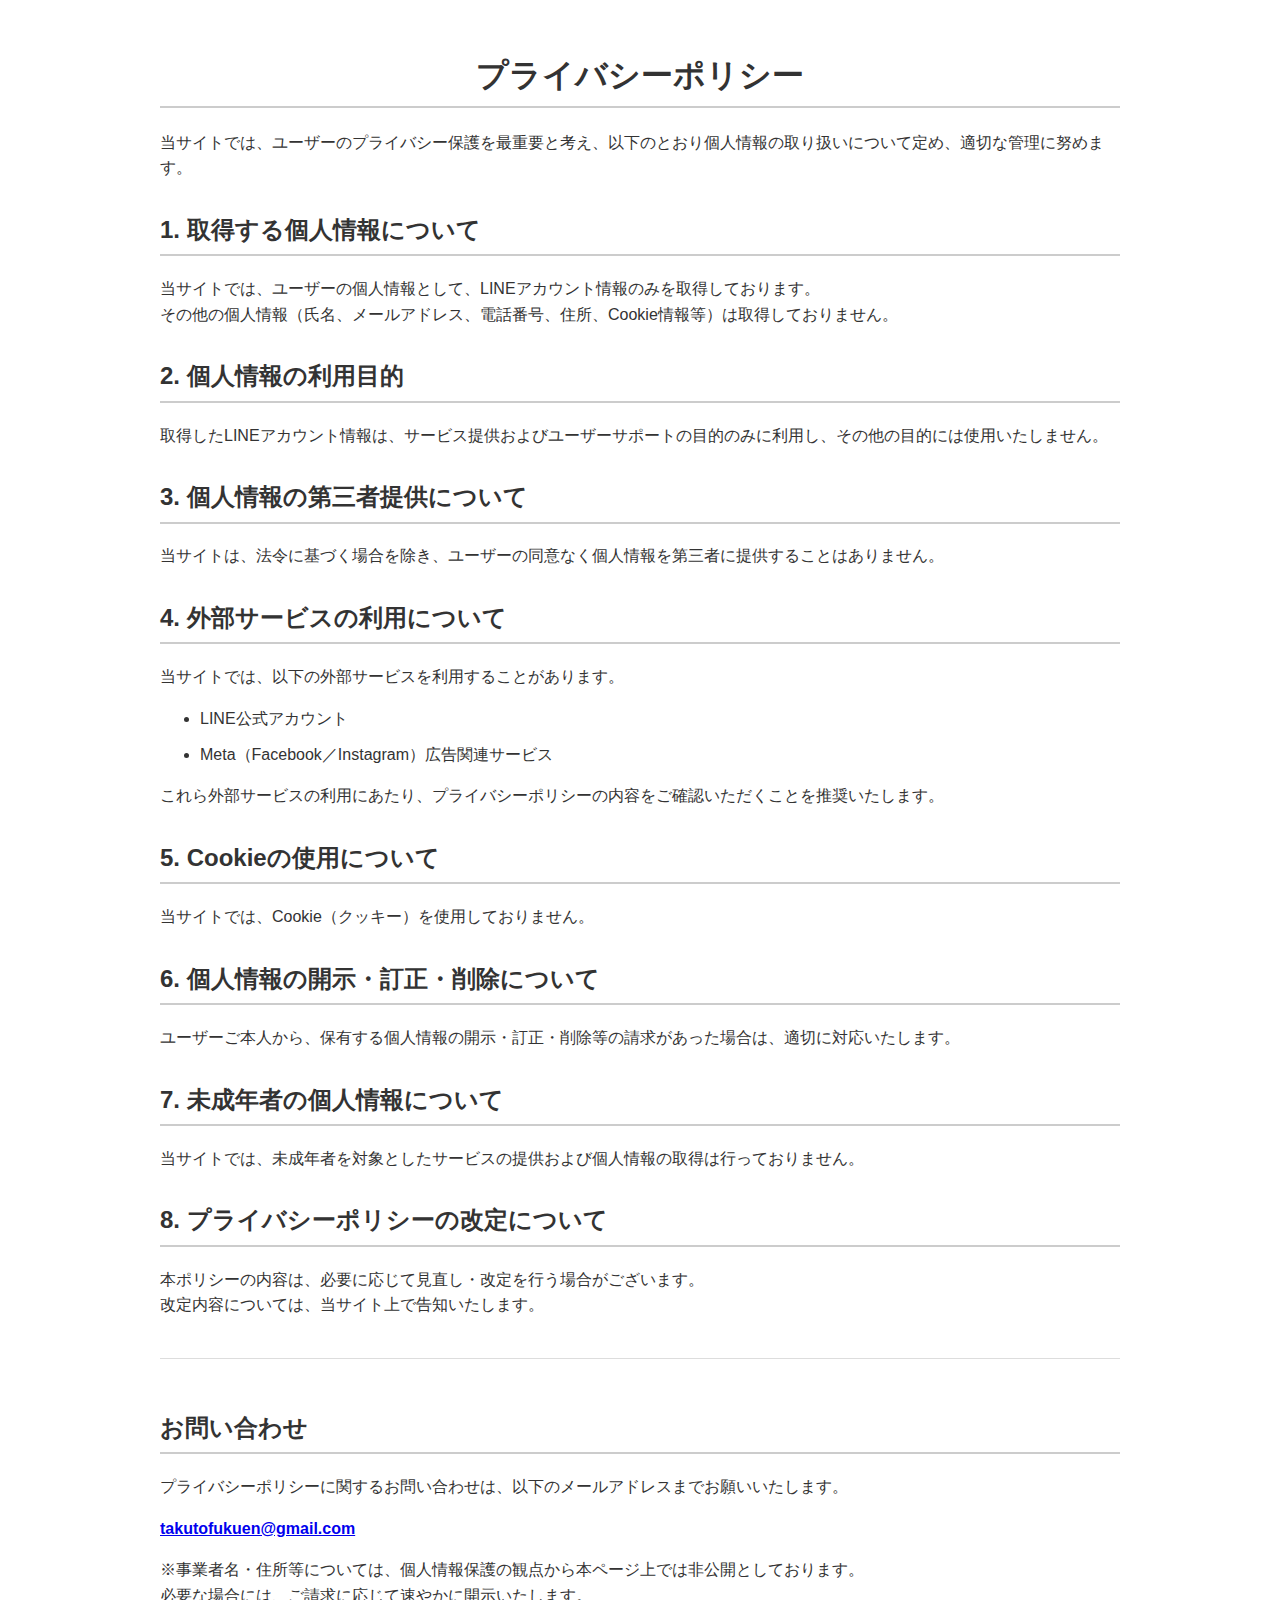
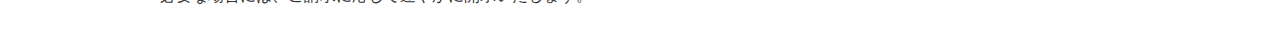
<file: privacy.html>
<!DOCTYPE html>
<html lang="ja">
<head>
    <meta charset="UTF-8">
    <meta name="viewport" content="width=device-width, initial-scale=1.0">
    <title>プライバシーポリシー | 復縁の法則</title>
    <style>
        body {
            font-family: -apple-system, BlinkMacSystemFont, "Segoe UI", Roboto, "Helvetica Neue", Arial, "Noto Sans", sans-serif;
            line-height: 1.6;
            color: #333;
            max-width: 960px;
            margin: 0 auto;
            padding: 20px;
        }
        h1, h2 {
            border-bottom: 2px solid #ccc;
            padding-bottom: 5px;
            margin-top: 30px;
        }
        h1 {
            text-align: center;
            font-size: 2em;
        }
        ol {
            padding-left: 20px;
        }
        li {
            margin-bottom: 10px;
        }
        .contact {
            margin-top: 40px;
            padding-top: 20px;
            border-top: 1px solid #ddd;
        }
    </style>
</head>
<body>

    <h1>プライバシーポリシー</h1>
    <p>当サイトでは、ユーザーのプライバシー保護を最重要と考え、以下のとおり個人情報の取り扱いについて定め、適切な管理に努めます。</p>

    <h2>1. 取得する個人情報について</h2>
    <p>当サイトでは、ユーザーの個人情報として、LINEアカウント情報のみを取得しております。<br>その他の個人情報（氏名、メールアドレス、電話番号、住所、Cookie情報等）は取得しておりません。</p>

    <h2>2. 個人情報の利用目的</h2>
    <p>取得したLINEアカウント情報は、サービス提供およびユーザーサポートの目的のみに利用し、その他の目的には使用いたしません。</p>

    <h2>3. 個人情報の第三者提供について</h2>
    <p>当サイトは、法令に基づく場合を除き、ユーザーの同意なく個人情報を第三者に提供することはありません。</p>

    <h2>4. 外部サービスの利用について</h2>
    <p>当サイトでは、以下の外部サービスを利用することがあります。</p>
    <ul>
        <li>LINE公式アカウント</li>
        <li>Meta（Facebook／Instagram）広告関連サービス</li>
    </ul>
    <p>これら外部サービスの利用にあたり、プライバシーポリシーの内容をご確認いただくことを推奨いたします。</p>

    <h2>5. Cookieの使用について</h2>
    <p>当サイトでは、Cookie（クッキー）を使用しておりません。</p>

    <h2>6. 個人情報の開示・訂正・削除について</h2>
    <p>ユーザーご本人から、保有する個人情報の開示・訂正・削除等の請求があった場合は、適切に対応いたします。</p>

    <h2>7. 未成年者の個人情報について</h2>
    <p>当サイトでは、未成年者を対象としたサービスの提供および個人情報の取得は行っておりません。</p>

    <h2>8. プライバシーポリシーの改定について</h2>
    <p>本ポリシーの内容は、必要に応じて見直し・改定を行う場合がございます。<br>改定内容については、当サイト上で告知いたします。</p>

    <div class="contact">
        <h2>お問い合わせ</h2>
        <p>プライバシーポリシーに関するお問い合わせは、以下のメールアドレスまでお願いいたします。</p>
        <p><strong><a href="mailto:takutofukuen@gmail.com">takutofukuen@gmail.com</a></strong></p>
        <p>※事業者名・住所等については、個人情報保護の観点から本ページ上では非公開としております。<br>必要な場合には、ご請求に応じて速やかに開示いたします。</p>
    </div>

</body>
</html>
</file>
